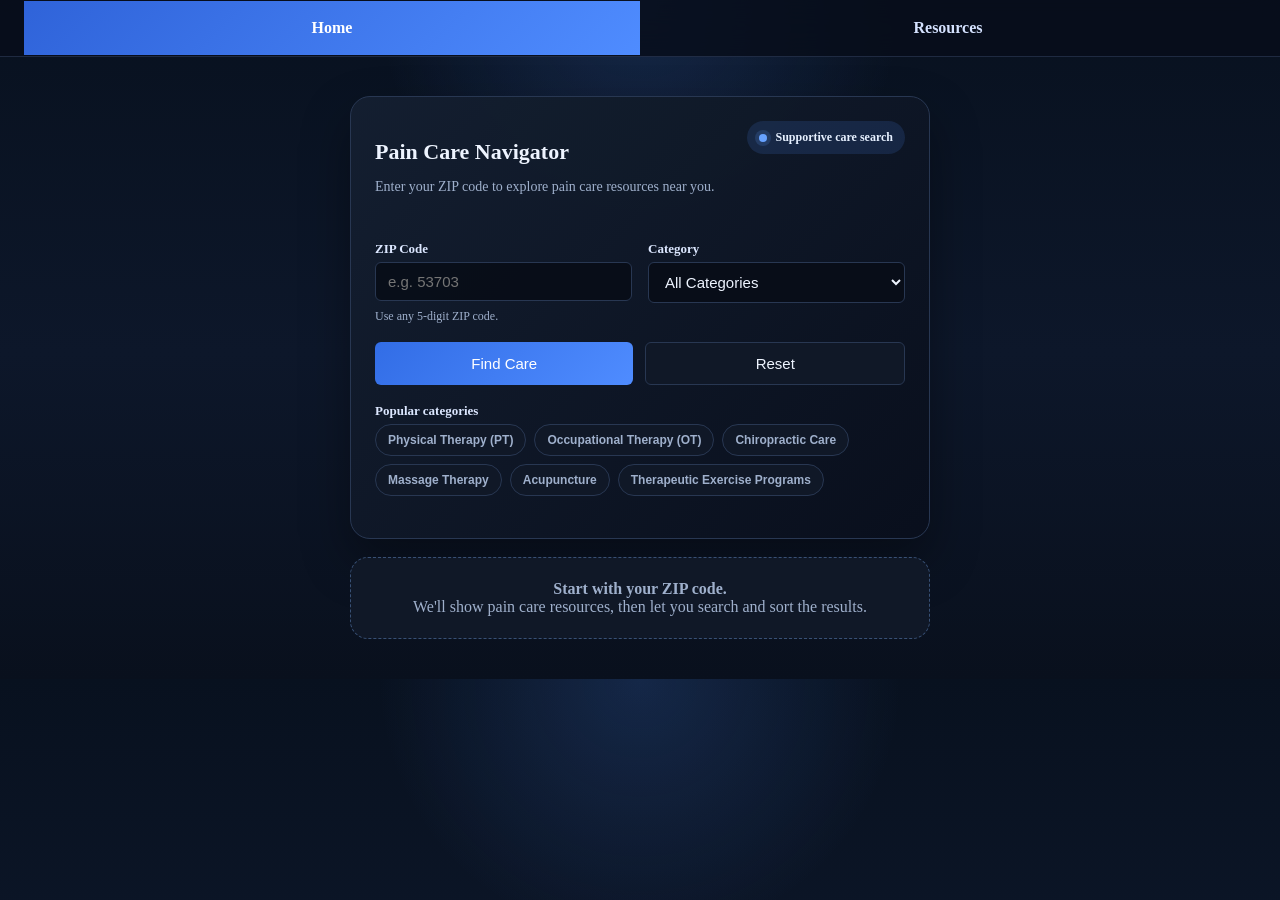
<file: index.html>
<!DOCTYPE html>
<html lang="en">
<head>
  <meta charset="UTF-8">
  <meta http-equiv="refresh" content="0; url=navigator.html">
  <meta name="viewport" content="width=device-width, initial-scale=1.0">
  <title>Redirecting</title>
  <script>
    window.location.replace("navigator.html");
  </script>
</head>
<body>
  <p>If you are not redirected automatically, <a href="navigator.html">open the navigator page</a>.</p>
</body>
</html>
</file>
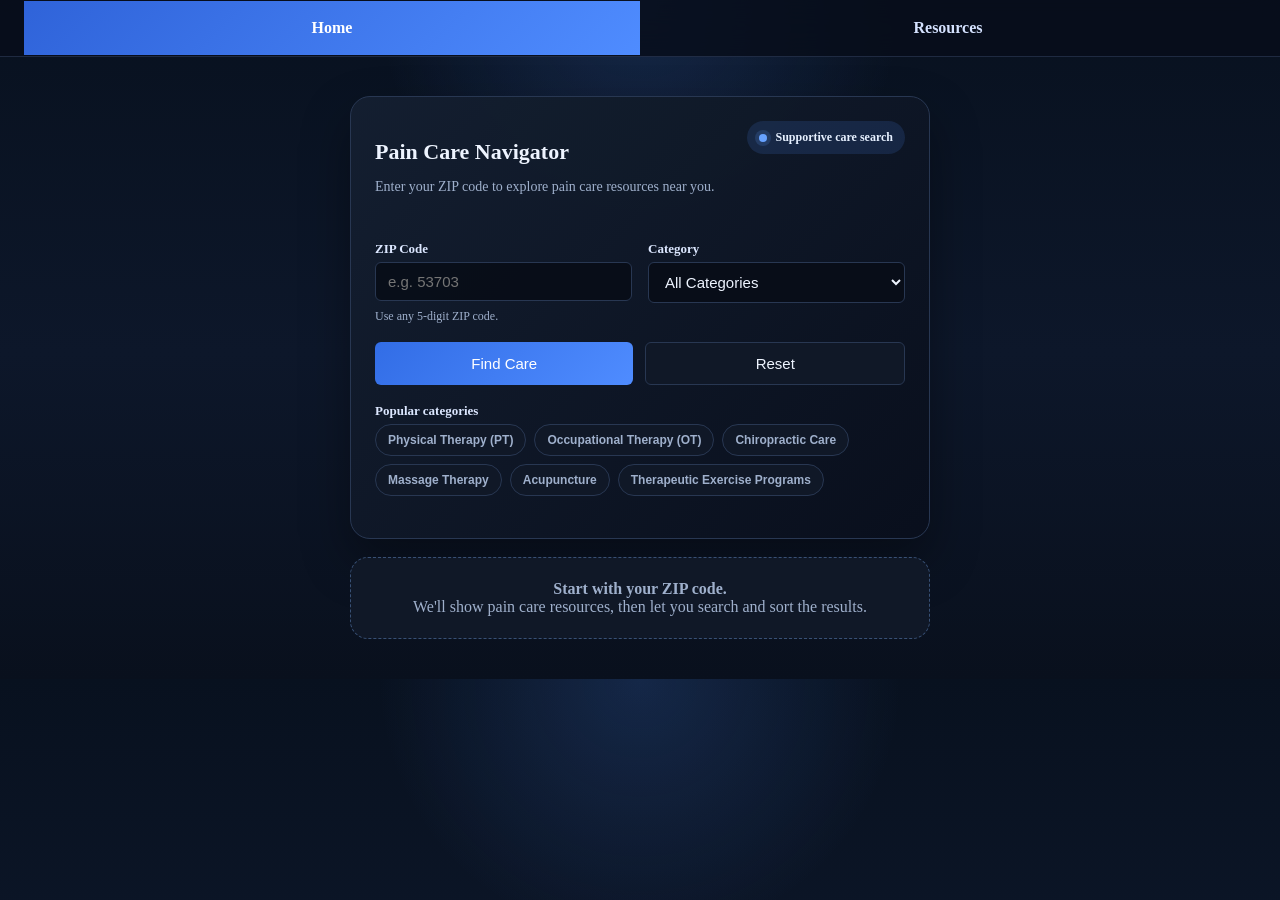
<file: navigator.html>
<!DOCTYPE html>
<html lang="en">
<head>
  <meta charset="UTF-8">
  <meta name="viewport" content="width=device-width, initial-scale=1.0">
  <title>Pain Care Navigator</title>
  <link rel="stylesheet" href="styles.css">
  <style>
    :root {
      color-scheme: dark;
      --surface: #101827;
      --surface-muted: #162133;
      --border: #283752;
      --border-strong: #385075;
      --text: #eef4ff;
      --muted: #9fb0cc;
      --brand: #4f8cff;
      --brand-strong: #e6f0ff;
      --brand-soft: rgba(79, 140, 255, 0.14);
      --shadow: 0 22px 48px rgba(0, 0, 0, 0.34);
    }

    h1 { font-size: 22px; margin-bottom: 6px; color: var(--text); }
    .subtitle { color: var(--muted); font-size: 14px; margin-bottom: 28px; }

    .hero {
      background:
        linear-gradient(135deg, rgba(20, 31, 48, 0.98) 0%, rgba(9, 15, 28, 0.98) 100%);
      border: 1px solid var(--border);
      border-radius: 20px;
      padding: 24px;
      box-shadow: var(--shadow);
    }

    .hero-top {
      display: flex;
      justify-content: space-between;
      gap: 16px;
      align-items: start;
      margin-bottom: 18px;
    }

    .hero-copy {
      flex: 1;
    }

    .status-pill {
      display: inline-flex;
      align-items: center;
      gap: 8px;
      padding: 9px 12px;
      border-radius: 999px;
      background: var(--brand-soft);
      color: var(--brand-strong);
      font-size: 12px;
      font-weight: 700;
      white-space: nowrap;
    }

    .status-dot {
      width: 8px;
      height: 8px;
      border-radius: 50%;
      background: #67a2ff;
      box-shadow: 0 0 0 4px rgba(103, 162, 255, 0.16);
    }

    .field-row {
      display: grid;
      grid-template-columns: 1fr 1fr;
      gap: 16px;
    }

    label { display: block; font-size: 13px; font-weight: bold; margin-bottom: 5px; color: #dce7ff; }

    input {
      width: 100%;
      padding: 10px 12px;
      font-size: 15px;
      border: 1px solid var(--border);
      border-radius: 6px;
      margin-bottom: 16px;
      background: rgba(8, 13, 24, 0.94);
      color: var(--text);
      box-sizing: border-box;
    }

    select {
      width: 100%;
      padding: 10px 12px;
      font-size: 15px;
      border: 1px solid var(--border);
      border-radius: 6px;
      margin-bottom: 16px;
      background: rgba(8, 13, 24, 0.94);
      color: var(--text);
      box-sizing: border-box;
    }

    input:focus,
    select:focus {
      outline: none;
      border-color: var(--brand);
      box-shadow: 0 0 0 4px rgba(79, 140, 255, 0.18);
    }

    .input-hint {
      margin-top: -8px;
      margin-bottom: 14px;
      font-size: 12px;
      color: var(--muted);
    }

    .actions {
      display: flex;
      gap: 12px;
      margin-top: 4px;
    }

    button {
      width: 100%;
      padding: 12px;
      background: linear-gradient(135deg, #326de6 0%, #4f8cff 100%);
      color: white;
      font-size: 15px;
      border: none;
      border-radius: 6px;
      cursor: pointer;
      transition: transform 0.15s ease, background 0.2s ease, box-shadow 0.2s ease;
    }
    button:hover { background: linear-gradient(135deg, #3d7cff 0%, #66a0ff 100%); }
    button:hover,
    button:focus {
      transform: translateY(-1px);
      box-shadow: 0 12px 24px rgba(79, 140, 255, 0.28);
    }

    .secondary-btn {
      background: var(--surface);
      color: var(--text);
      border: 1px solid var(--border);
    }

    .secondary-btn:hover,
    .secondary-btn:focus {
      background: var(--surface-muted);
    }

    #error { color: #ff8c8c; font-size: 14px; margin-top: 12px; }
    #error:empty { display: none; }

    .toolbar,
    .search-history {
      margin-top: 18px;
    }

    .toolbar-top,
    .toolbar-bottom {
      display: flex;
      gap: 12px;
      flex-wrap: wrap;
      align-items: center;
      justify-content: space-between;
    }

    .toolbar-bottom {
      margin-top: 10px;
    }

    .toolbar-search {
      flex: 1;
      min-width: 230px;
      margin-bottom: 0;
    }

    .toolbar-select {
      width: auto;
      min-width: 180px;
      margin-bottom: 0;
    }

    .chip-group {
      display: flex;
      flex-wrap: wrap;
      gap: 8px;
    }

    .chip {
      width: auto;
      border: 1px solid var(--border);
      background: var(--surface);
      color: var(--muted);
      border-radius: 999px;
      padding: 8px 12px;
      font-size: 12px;
      font-weight: 600;
      cursor: pointer;
      transition: all 0.2s ease;
    }

    .chip:hover,
    .chip:focus,
    .chip.active {
      border-color: var(--brand);
      background: var(--brand-soft);
      color: var(--brand-strong);
    }

    .loading-state,
    .empty-state {
      margin-top: 18px;
      background: var(--surface);
      border: 1px dashed var(--border-strong);
      border-radius: 18px;
      padding: 22px;
      color: var(--muted);
      text-align: center;
    }

    .card {
      background: linear-gradient(180deg, rgba(17, 26, 42, 0.98) 0%, rgba(12, 19, 31, 0.98) 100%);
      border: 1px solid var(--border);
      border-radius: 18px;
      padding: 18px;
      margin-top: 14px;
      box-shadow: 0 14px 28px rgba(0, 0, 0, 0.24);
    }
    .card-head {
      display: flex;
      justify-content: space-between;
      gap: 12px;
      align-items: start;
    }
    .card h3 { margin: 0 0 4px; font-size: 16px; }
    .card .meta { font-size: 13px; color: var(--muted); margin-bottom: 8px; }
    .card .categories {
      font-size: 12px;
      color: #8cb7ff;
      font-weight: bold;
      margin-bottom: 8px;
    }
    .card .desc { font-size: 13px; color: #d8e3f7; margin-bottom: 10px; line-height: 1.5; }

    .card-actions {
      display: flex;
      gap: 10px;
      flex-wrap: wrap;
      margin-top: 12px;
    }

    .card-link {
      width: auto;
      display: inline-flex;
      align-items: center;
      justify-content: center;
      min-width: 108px;
      padding: 10px 12px;
      border-radius: 10px;
      text-decoration: none;
      font-size: 13px;
      font-weight: 700;
      border: 1px solid var(--border);
      color: var(--text);
      background: var(--surface-muted);
    }

    .card-link.primary {
      background: var(--brand);
      border-color: var(--brand);
      color: white;
    }

    .card-link:hover,
    .card-link:focus {
      filter: brightness(0.98);
    }

    .badge {
      flex-shrink: 0;
      background: var(--brand-soft);
      color: var(--brand-strong);
      border-radius: 999px;
      padding: 7px 10px;
      font-size: 11px;
      font-weight: 700;
    }

    .results-title {
      font-size: 14px;
      color: #c0d1ec;
      margin-top: 28px;
      margin-bottom: 4px;
      font-weight: 700;
    }

    .note {
      font-size: 12px;
      color: #8fa5c7;
      margin-top: 30px;
      padding-top: 16px;
      border-top: 1px solid rgba(143, 165, 199, 0.18);
    }

    .toast {
      position: fixed;
      right: 20px;
      bottom: 20px;
      max-width: 280px;
      padding: 12px 14px;
      border-radius: 12px;
      background: #e7efff;
      color: #10203d;
      font-size: 13px;
      box-shadow: 0 16px 30px rgba(0, 0, 0, 0.2);
      opacity: 0;
      transform: translateY(12px);
      pointer-events: none;
      transition: opacity 0.2s ease, transform 0.2s ease;
    }

    .toast.visible {
      opacity: 1;
      transform: translateY(0);
    }

    @media (max-width: 640px) {
      .hero-top,
      .field-row,
      .actions,
      .toolbar-top,
      .toolbar-bottom,
      .card-head {
        display: block;
      }

      .status-pill,
      .actions button,
      .toolbar-select,
      .toolbar-search {
        width: 100%;
      }

      .status-pill {
        margin-top: 14px;
      }

      .secondary-btn {
        margin-top: 10px;
      }

      .badge {
        display: inline-flex;
        margin-top: 12px;
      }
    }
  </style>
</head>
<body>
  <nav class="site-nav">
    <ul>
      <li><a class="active" href="navigator.html">Home</a></li>
      <li><a href="resources.html">Resources</a></li>
    </ul>
  </nav>

  <main class="page-shell">
    <section class="hero">
      <div class="hero-top">
        <div class="hero-copy">
          <h1>Pain Care Navigator</h1>
          <p class="subtitle">Enter your ZIP code to explore pain care resources near you.</p>
        </div>
        <div class="status-pill">
          <span class="status-dot"></span>
          Supportive care search
        </div>
      </div>

      <div class="field-row">
        <div>
          <label for="zip">ZIP Code</label>
          <input type="text" id="zip" inputmode="numeric" autocomplete="postal-code" placeholder="e.g. 53703" maxlength="5">
          <div class="input-hint" id="zipHint">Use any 5-digit ZIP code.</div>
        </div>

        <div>
          <label for="category">Category</label>
          <select id="category">
            <option value="All Categories">All Categories</option>
          </select>
        </div>
      </div>

      <div class="actions">
        <button id="findCareBtn" type="button">Find Care</button>
        <button id="resetFiltersBtn" class="secondary-btn" type="button">Reset</button>
      </div>

      <div id="quickCategories" class="search-history"></div>
      <div id="recentSearches" class="search-history"></div>
      <div id="error" aria-live="polite"></div>
    </section>

    <div id="results" aria-live="polite"></div>
  </main>

  <div id="toast" class="toast" role="status" aria-live="polite"></div>

  <script src="navigator.js"></script>
</body>
</html>
</file>
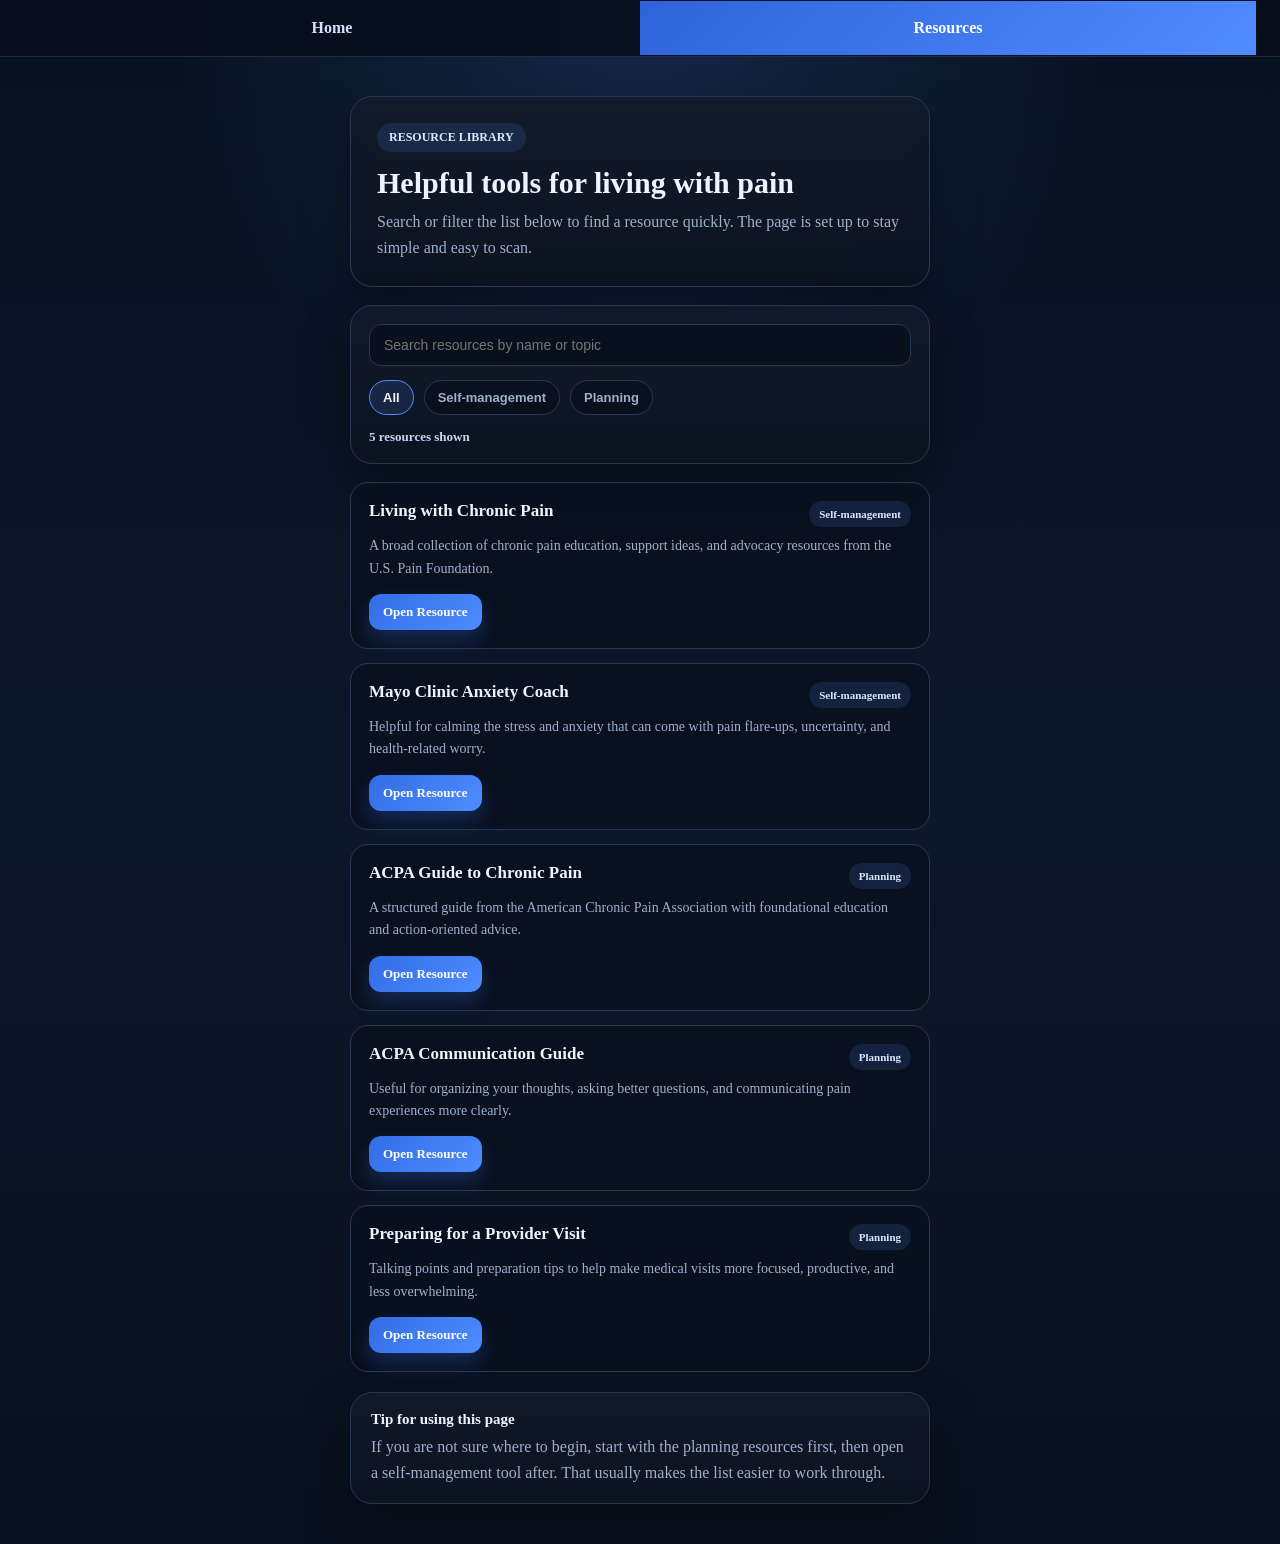
<file: resources.html>
<!DOCTYPE html>
<html lang="en">
<head>
  <meta charset="UTF-8">
  <meta name="viewport" content="width=device-width, initial-scale=1.0">
  <title>Resources</title>
  <link rel="stylesheet" href="styles.css">
  <style>
    :root {
      color-scheme: dark;
      --surface: #101827;
      --surface-muted: #162133;
      --border: #283752;
      --border-strong: #385075;
      --text: #eef4ff;
      --muted: #9fb0cc;
      --brand: #4f8cff;
      --brand-soft: rgba(79, 140, 255, 0.14);
      --shadow: 0 22px 48px rgba(0, 0, 0, 0.34);
    }

    h1 { margin: 0 0 10px; color: var(--text); font-size: 30px; line-height: 1.1; }
    p { margin: 0; color: var(--muted); line-height: 1.6; }

    .hero,
    .controls,
    .support-panel {
      background: linear-gradient(180deg, rgba(17, 26, 42, 0.98) 0%, rgba(12, 19, 31, 0.98) 100%);
      border: 1px solid var(--border);
      border-radius: 22px;
      box-shadow: var(--shadow);
    }

    .hero {
      padding: 26px;
    }

    .eyebrow {
      display: inline-block;
      margin-bottom: 14px;
      padding: 7px 12px;
      border-radius: 999px;
      background: var(--brand-soft);
      color: #d9e7ff;
      font-size: 12px;
      font-weight: 700;
      text-transform: uppercase;
    }

    .hero-subtitle {
      max-width: 640px;
      font-size: 16px;
    }

    .controls {
      margin-top: 18px;
      padding: 18px;
    }

    .controls-row {
      display: flex;
      gap: 12px;
      flex-wrap: wrap;
      align-items: center;
    }

    .search-input {
      flex: 1;
      min-width: 220px;
      padding: 12px 14px;
      border: 1px solid var(--border);
      border-radius: 12px;
      background: rgba(9, 15, 28, 0.88);
      color: var(--text);
      font-size: 14px;
      box-sizing: border-box;
    }

    .search-input:focus {
      outline: none;
      border-color: var(--brand);
      box-shadow: 0 0 0 4px rgba(79, 140, 255, 0.16);
    }

    .chip-group {
      display: flex;
      gap: 10px;
      flex-wrap: wrap;
      margin-top: 14px;
    }

    .chip {
      padding: 9px 13px;
      border: 1px solid var(--border);
      border-radius: 999px;
      background: rgba(9, 15, 28, 0.76);
      color: var(--muted);
      font-size: 13px;
      font-weight: 700;
      cursor: pointer;
      transition: all 0.18s ease;
    }

    .chip:hover,
    .chip:focus,
    .chip.active {
      border-color: var(--brand);
      background: var(--brand-soft);
      color: var(--text);
      outline: none;
    }

    .results-meta {
      margin-top: 14px;
      color: #c7d7f3;
      font-size: 13px;
      font-weight: 600;
    }

    .resource-list {
      display: grid;
      gap: 14px;
      margin-top: 18px;
    }

    .resource-card,
    .empty-state {
      border: 1px solid var(--border);
      border-radius: 18px;
      background: rgba(9, 15, 28, 0.76);
    }

    .resource-card {
      display: block;
      padding: 18px;
      color: inherit;
      text-decoration: none;
      transition: transform 0.18s ease, border-color 0.18s ease, box-shadow 0.18s ease, background 0.18s ease;
    }

    .resource-card:hover,
    .resource-card:focus {
      transform: translateY(-2px);
      border-color: var(--brand);
      background: rgba(14, 22, 38, 0.92);
      box-shadow: 0 14px 28px rgba(26, 61, 132, 0.22);
      outline: none;
    }

    .resource-top {
      display: flex;
      align-items: flex-start;
      justify-content: space-between;
      gap: 12px;
      margin-bottom: 8px;
    }

    .resource-title {
      color: var(--text);
      font-size: 17px;
      font-weight: 700;
    }

    .resource-tag {
      flex-shrink: 0;
      padding: 7px 10px;
      border-radius: 999px;
      background: var(--brand-soft);
      color: #dce8ff;
      font-size: 11px;
      font-weight: 700;
    }

    .resource-description {
      color: var(--muted);
      font-size: 14px;
      line-height: 1.6;
    }

    .resource-link {
      display: inline-flex;
      align-items: center;
      justify-content: center;
      margin-top: 14px;
      padding: 10px 14px;
      border-radius: 12px;
      background: linear-gradient(135deg, #326de6 0%, #4f8cff 100%);
      color: #ffffff;
      font-size: 13px;
      font-weight: 700;
      box-shadow: 0 10px 20px rgba(50, 109, 230, 0.28);
      transition: transform 0.18s ease, box-shadow 0.18s ease, filter 0.18s ease;
    }

    .resource-card:hover .resource-link,
    .resource-card:focus .resource-link {
      transform: translateY(-1px);
      box-shadow: 0 12px 24px rgba(50, 109, 230, 0.34);
      filter: brightness(1.04);
    }

    .empty-state {
      padding: 22px;
      color: var(--muted);
      text-align: center;
    }

    .support-panel {
      margin-top: 20px;
      padding: 18px 20px;
    }

    .support-panel strong {
      display: block;
      margin-bottom: 6px;
      color: var(--text);
      font-size: 15px;
    }

    @media (max-width: 640px) {
      .hero,
      .controls,
      .support-panel {
        padding: 20px;
      }

      .resource-top {
        display: block;
      }

      .resource-tag {
        display: inline-block;
        margin-top: 12px;
      }
    }
  </style>
</head>
<body>
  <nav class="site-nav">
    <ul>
      <li><a href="navigator.html">Home</a></li>
      <li><a class="active" href="resources.html">Resources</a></li>
    </ul>
  </nav>

  <main class="page-shell">
    <section class="hero">
      <div class="eyebrow">Resource Library</div>
      <h1>Helpful tools for living with pain</h1>
      <p class="hero-subtitle">Search or filter the list below to find a resource quickly. The page is set up to stay simple and easy to scan.</p>
    </section>

    <section class="controls">
      <div class="controls-row">
        <input id="resourceSearch" class="search-input" type="text" placeholder="Search resources by name or topic">
      </div>
      <div id="filterChips" class="chip-group"></div>
      <div id="resultsMeta" class="results-meta"></div>
    </section>

    <section id="resourceList" class="resource-list" aria-live="polite"></section>

    <section class="support-panel">
      <strong>Tip for using this page</strong>
      <p>If you are not sure where to begin, start with the planning resources first, then open a self-management tool after. That usually makes the list easier to work through.</p>
    </section>
  </main>
  <script src="resources.js"></script>
</body>
</html>
</file>
<file: styles.css>
body {
  margin: 0;
  font-family: 'Times New Roman', Times, serif;
  color: #e8f0ff;
  background:
    radial-gradient(circle at top, rgba(61, 111, 201, 0.24), transparent 28%),
    linear-gradient(180deg, #08111f 0%, #0d172a 52%, #09101d 100%);
}

.site-nav {
  position: fixed;
  top: 0;
  left: 0;
  width: 100%;
  background: rgba(8, 14, 27, 0.84);
  border-bottom: 1px solid rgba(127, 156, 214, 0.2);
  backdrop-filter: blur(16px);
  z-index: 1000;
}

.site-nav ul {
  list-style: none;
  margin: 0;
  padding: 0 24px;
  min-height: 56px;
  display: flex;
  align-items: center;
  justify-content: space-evenly;
}

.site-nav li {
  flex: 1;
  text-align: center;
}

.site-nav a {
  display: block;
  padding: 18px 12px;
  color: #d5e2ff;
  text-decoration: none;
  font-weight: 600;
  transition: background 0.2s ease, color 0.2s ease;
}

.site-nav a:hover,
.site-nav a:focus {
  background: rgba(255, 255, 255, 0.06);
  color: #ffffff;
}

.site-nav a.active {
  background: linear-gradient(135deg, #2f63d9 0%, #4f8cff 100%);
  color: #fff;
}

.page-shell {
  max-width: 620px;
  margin: 0 auto;
  padding: 96px 20px 40px;
  box-sizing: border-box;
}
</file>
